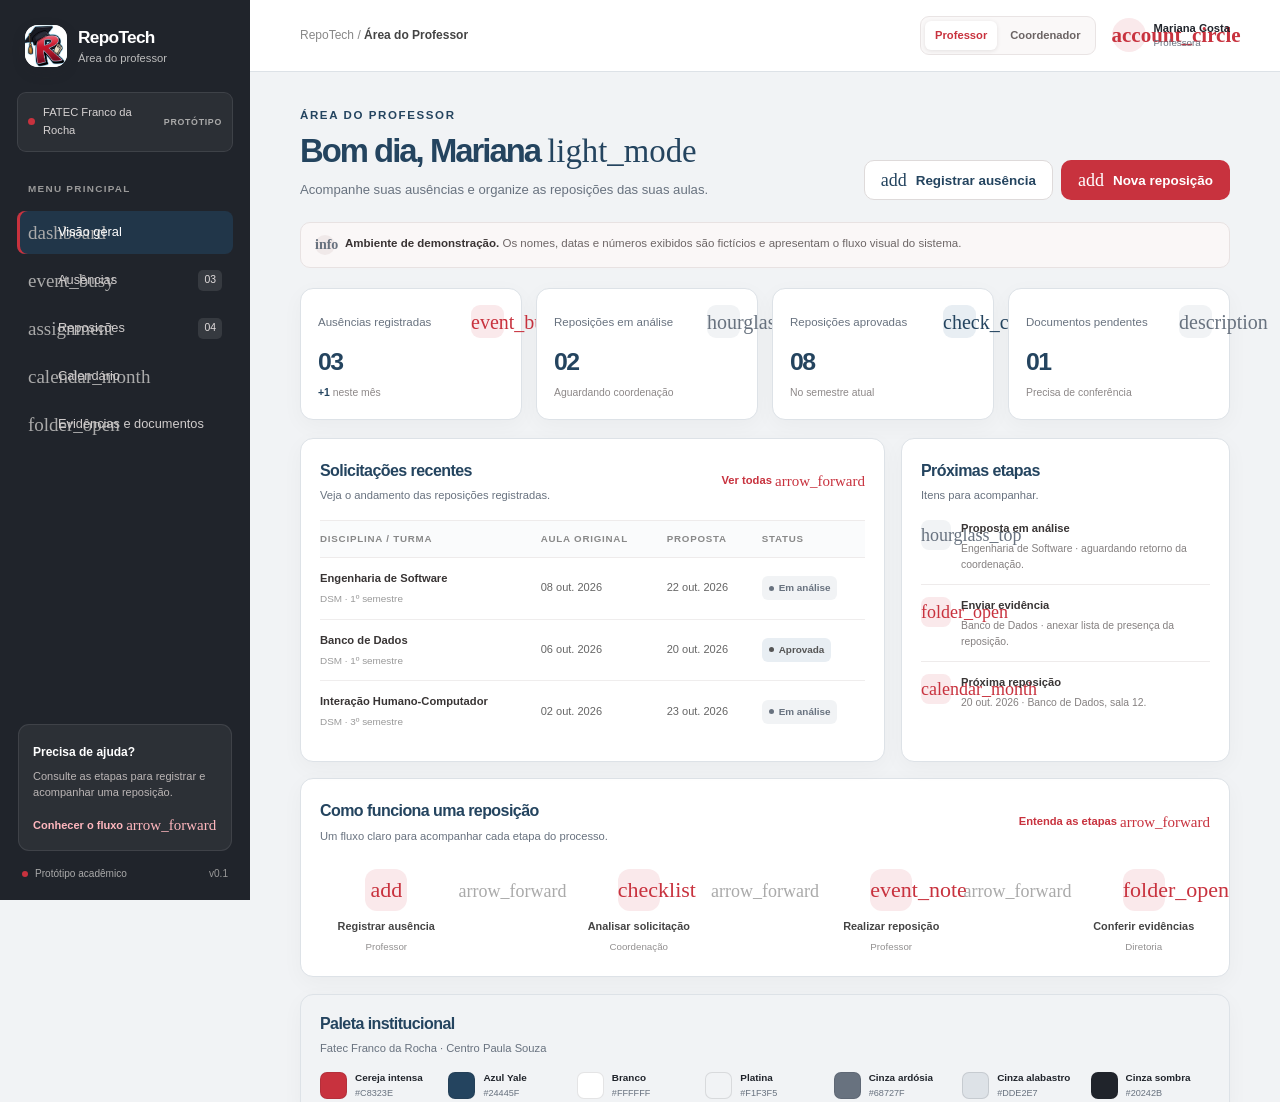
<file: html/index.html>
<!doctype html>
<html lang="pt-BR">
  <head>
    <meta charset="utf-8">
    <meta name="viewport" content="width=device-width, initial-scale=1">
    <meta http-equiv="refresh" content="0; url=professor.html">
    <meta name="theme-color" content="#24445f">
    <link rel="icon" type="image/jpeg" href="../logo_recortada.jpeg">
    <title>
      RepoTech | Área do Professor
    </title>
  </head>
  <body>
    <main>
      <h1>
        RepoTech
      </h1>
      <p>
        <a href="professor.html">Acessar a área do Professor</a>
      </p>
      <p>
        <a href="coordenador.html">Acessar a área do Coordenador</a>
      </p>
    </main>
  </body>
</html>
</file>
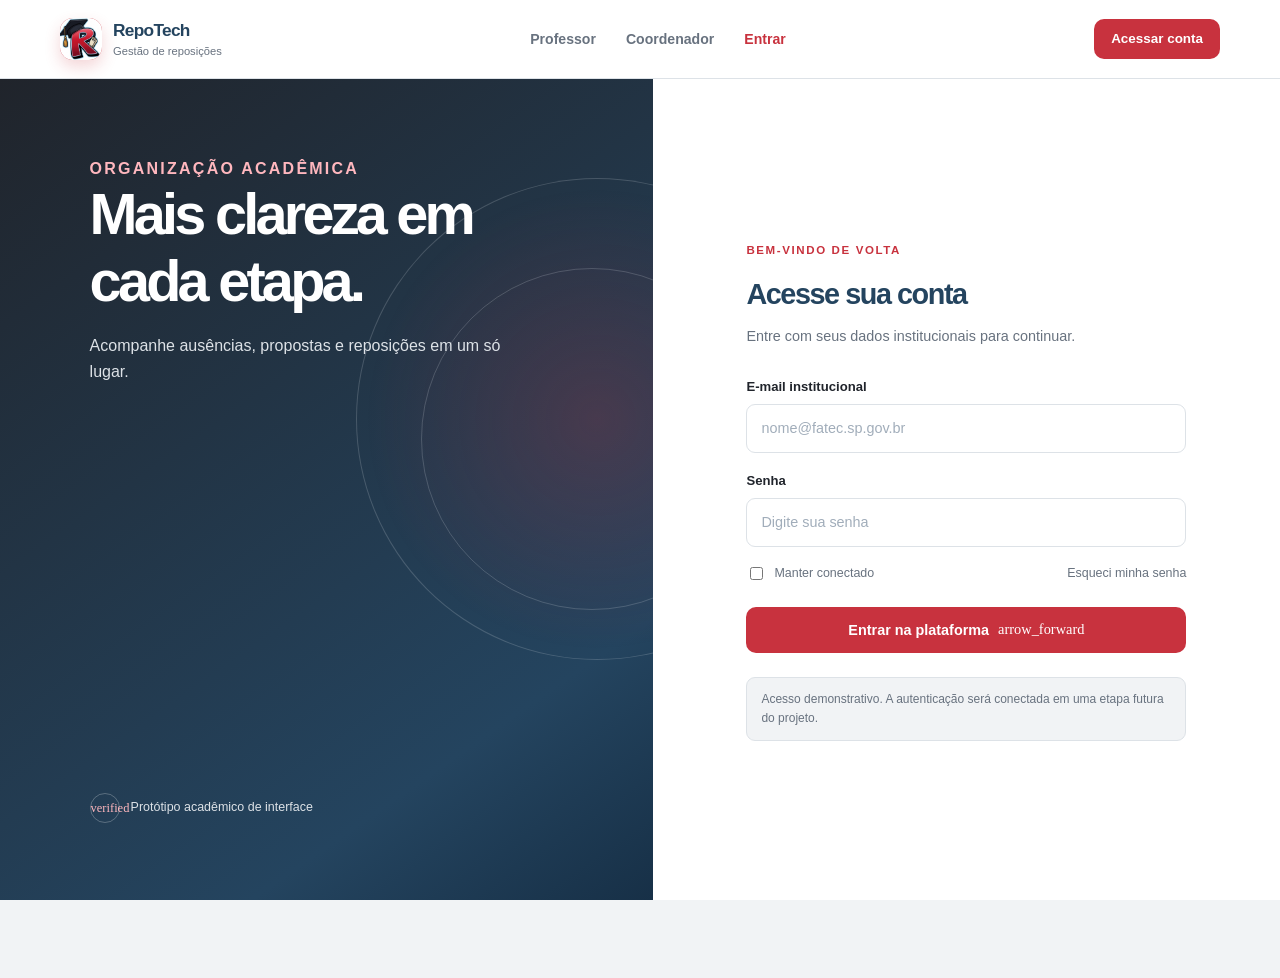
<file: html/cadastro.html>
<!doctype html>
<html lang="pt-BR">
<head>
  <meta charset="utf-8">
  <meta name="viewport" content="width=device-width, initial-scale=1">
  <meta http-equiv="refresh" content="0; url=login.html">
  <meta name="theme-color" content="#24445f">
  
  <title>AulaFlux | Cadastro indisponível</title>
</head>
<body>
  <main>
    <h1>Cadastro indisponível</h1>
    <p>Por enquanto, o AulaFlux está disponível somente para acesso por login.</p>
    <p><a href="login.html">Ir para o login</a></p>
  </main>
</body>
</html>
</file>
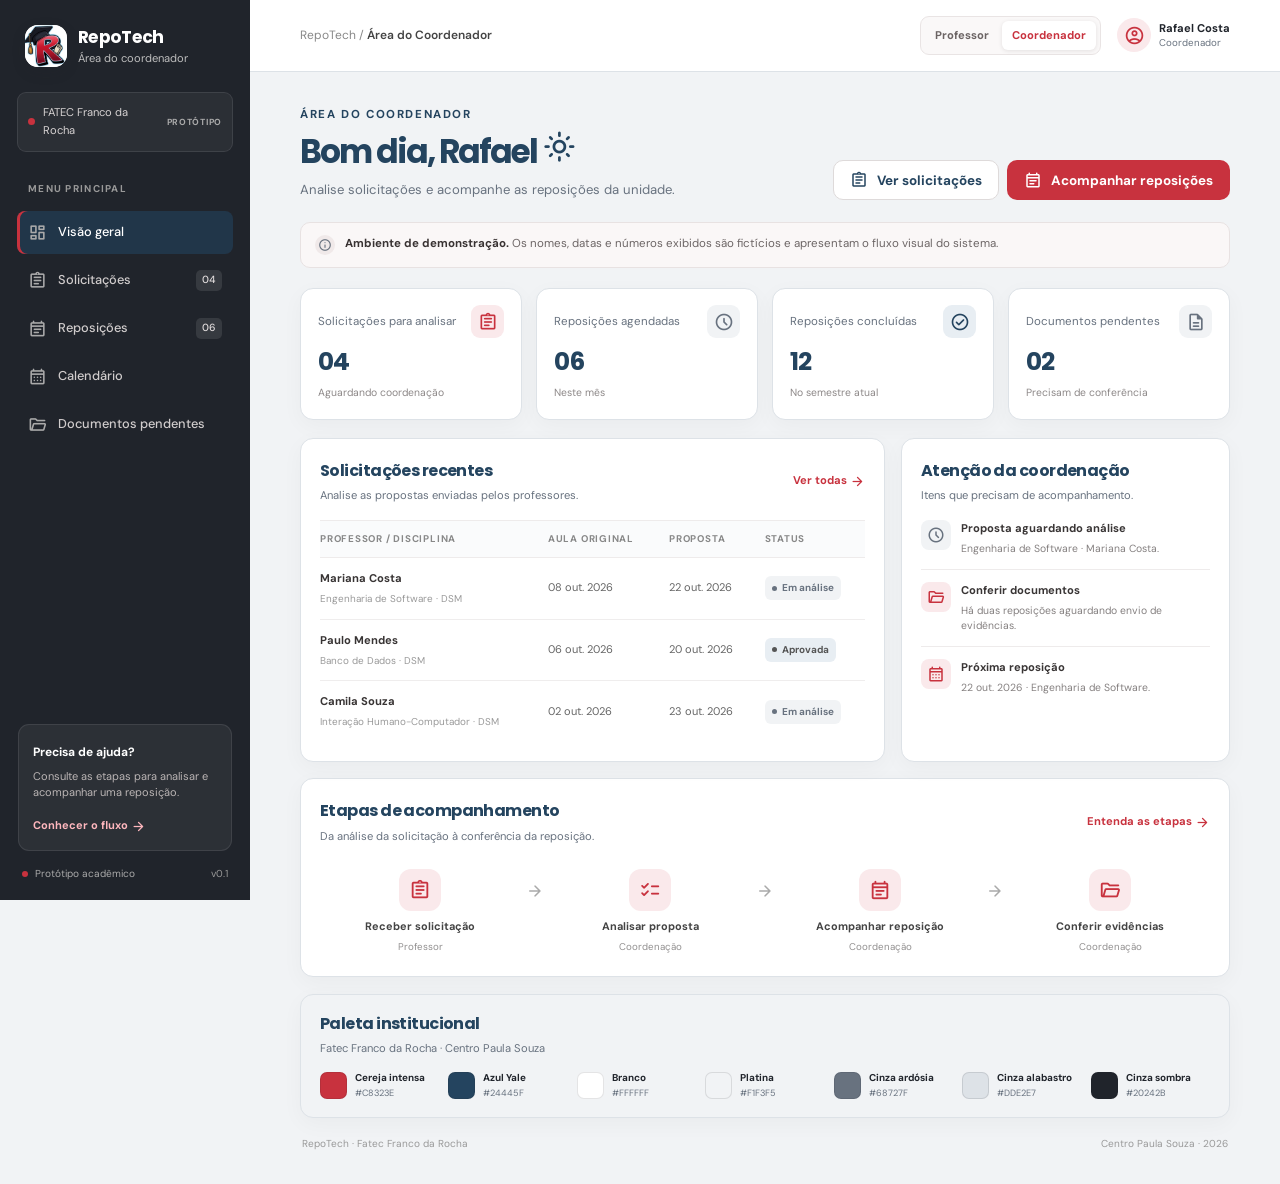
<file: html/coordenador.html>
<!doctype html>
<html lang="pt-BR">
  <head>
    <meta charset="utf-8">
    <meta name="viewport" content="width=device-width, initial-scale=1">
    <meta name="theme-color" content="#24445f">
    <link rel="icon" type="image/jpeg" href="../logo_recortada.jpeg">
    <meta name="description" content="Acompanhe solicitações e reposições acadêmicas da unidade no RepoTech.">
    <title>
      RepoTech | Área do Coordenador
    </title>
    <link rel="stylesheet" href="../css/style.css">
    <link rel="stylesheet" href="../css/index.css">
  </head>
  <body class="dashboard-page">
    <div class="app-layout">
      <aside class="sidebar">
        <a class="brand" href="coordenador.html" aria-label="RepoTech, área do coordenador"><span class="brand-mark">
        <img src="../logo_recortada.jpeg" alt="">
        </span> <span><span class="brand-name">RepoTech</span> <span class="brand-caption">Área do coordenador</span></span></a>
        <div class="unit-tag">
          <span class="unit-dot" aria-hidden="true"></span> FATEC Franco da Rocha <small>PROTÓTIPO</small>
        </div>
        <nav class="side-nav" aria-label="Navegação principal">
          <p class="nav-label">
            MENU PRINCIPAL
          </p>
          <a href="#visao-geral" aria-current="page"><span class="side-icon" aria-hidden="true"><span class="material-symbol">dashboard</span></span> Visão geral</a><a href="#ausencias"><span class="side-icon" aria-hidden="true"><span class="material-symbol">assignment</span></span> Solicitações <span class="nav-count">04</span></a><a href="#reposicoes"><span class="side-icon" aria-hidden="true"><span class="material-symbol">event_note</span></span> Reposições <span class="nav-count">06</span></a><a href="#calendario"><span class="side-icon" aria-hidden="true"><span class="material-symbol">calendar_month</span></span> Calendário</a><a href="#evidencias"><span class="side-icon" aria-hidden="true"><span class="material-symbol">folder_open</span></span> Documentos pendentes</a>
        </nav>
        <div class="sidebar-bottom">
          <div class="help-card">
            <strong>Precisa de ajuda?</strong>
            <p>
              Consulte as etapas para analisar e acompanhar uma reposição.
            </p>
            <a href="#fluxo">Conhecer o fluxo <span class="material-symbol" aria-hidden="true">arrow_forward</span></a>
          </div>
          <div class="sidebar-foot">
            <span class="online-dot" aria-hidden="true"></span> Protótipo acadêmico <span class="version">v0.1</span>
          </div>
        </div>
      </aside>
      <main class="main-area" id="visao-geral">
        <header class="topbar">
          <div class="breadcrumb">
            RepoTech <span aria-hidden="true">/</span> <strong>Área do Coordenador</strong>
          </div>
          <div class="topbar-actions">
            <nav class="role-nav" aria-label="Navegar entre áreas">
              <a href="professor.html">Professor</a><a href="coordenador.html" aria-current="page">Coordenador</a>
            </nav>
            <a class="user-chip" href="login.html" aria-label="Acessar conta"><span class="avatar material-symbol" aria-hidden="true">account_circle</span> <span class="user-chip-copy"><strong>Rafael Costa</strong><small>Coordenador</small></span></a>
          </div>
        </header>
        <div class="page-content">
          <section class="page-heading">
            <div>
              <p class="eyebrow">
                ÁREA DO COORDENADOR
              </p>
              <h1>
                Bom dia, Rafael <span class="material-symbol" aria-hidden="true">light_mode</span>
              </h1>
              <p class="page-subtitle">
                Analise solicitações e acompanhe as reposições da unidade.
              </p>
            </div>
            <div class="heading-actions">
              <a class="button button-secondary button-small" href="#ausencias"><span class="material-symbol" aria-hidden="true">assignment</span> Ver solicitações
            </a><a class="button button-small" href="#reposicoes"><span class="material-symbol" aria-hidden="true">event_note</span>
               Acompanhar reposições</a>
            </div>
          </section>
          <div class="demo-note">
            <span class="note-icon material-symbol" aria-hidden="true">
          info</span> <span><strong>Ambiente de demonstração.</strong>
             Os nomes, datas e números exibidos são fictícios e apresentam o fluxo visual do sistema.
            </span>
          </div>
          <section class="stat-grid" aria-label="Resumo das atividades da coordenação">
            <article class="stat-card" id="ausencias">
              <div class="stat-top">
                <span>Solicitações para analisar</span> <span class="stat-icon material-symbol" aria-hidden="true">assignment</span>
              </div>
              <strong class="stat-value">04</strong><span class="stat-foot">Aguardando coordenação</span>
            </article>
            <article class="stat-card">
              <div class="stat-top">
                <span>Reposições agendadas</span> <span class="stat-icon gold material-symbol" aria-hidden="true">schedule</span>
              </div>
              <strong class="stat-value">06</strong><span class="stat-foot">Neste mês</span>
            </article>
            <article class="stat-card">
              <div class="stat-top">
                <span>Reposições concluídas</span> <span class="stat-icon teal material-symbol" aria-hidden="true">check_circle</span>
              </div>
              <strong class="stat-value">12</strong><span class="stat-foot">No semestre atual</span>
            </article>
            <article class="stat-card">
              <div class="stat-top">
                <span>Documentos pendentes</span> <span class="stat-icon gold material-symbol" aria-hidden="true">description</span>
              </div>
              <strong class="stat-value">02</strong><span class="stat-foot">Precisam de conferência</span>
            </article>
          </section>
          <div class="dashboard-grid">
            <section class="panel" id="reposicoes" aria-labelledby="requests-title">
              <div class="panel-heading">
                <div>
                  <h2 id="requests-title">
                    Solicitações recentes
                  </h2>
                  <p>
                    Analise as propostas enviadas pelos professores.
                  </p>
                </div>
                <a class="panel-link" href="#todas">Ver todas 
                <span class="material-symbol" aria-hidden="true">arrow_forward</span></a>
              </div>
              <div class="table-wrap">
                <table class="data-table">
                  <thead>
                    <tr>
                      <th>
                        Professor / disciplina
                      </th>
                      <th>
                        Aula original
                      </th>
                      <th>
                        Proposta
                      </th>
                      <th>
                        Status
                      </th>
                    </tr>
                  </thead>
                  <tbody id="todas">
                    <tr>
                      <td class="course-cell">
                        <strong>Mariana Costa</strong><small>Engenharia de Software · DSM</small>
                      </td>
                      <td>
                        08 out. 2026
                      </td>
                      <td>
                        22 out. 2026
                      </td>
                      <td>
                        <span class="status-pill">
                      Em análise
                    </span>
                      </td>
                    </tr>
                    <tr>
                      <td class="course-cell">
                        <strong>Paulo Mendes</strong><small>Banco de Dados · DSM</small>
                      </td>
                      <td>
                        06 out. 2026
                      </td>
                      <td>
                        20 out. 2026
                      </td>
                      <td>
                        <span class="status-pill approved">Aprovada</span>
                      </td>
                    </tr>
                    <tr>
                      <td class="course-cell">
                        <strong>Camila Souza</strong><small>Interação Humano-Computador · DSM</small>
                      </td>
                      <td>
                        02 out. 2026
                      </td>
                      <td>
                        23 out. 2026
                      </td>
                      <td>
                        <span class="status-pill">Em análise</span>
                      </td>
                    </tr>
                  </tbody>
                </table>
              </div>
            </section>
            <section class="panel" aria-labelledby="attention-title">
              <div class="panel-heading">
                <div>
                  <h2 id="attention-title">
                    Atenção da coordenação
                  </h2>
                  <p>
                    Itens que precisam de acompanhamento.
                  </p>
                </div>
              </div>
              <div class="attention-list">
                <article class="attention-item">
                  <span class="attention-symbol gold material-symbol" aria-hidden="true">schedule</span>
                  <div class="attention-copy">
                    <strong>Proposta aguardando análise</strong>
                    <p>
                      Engenharia de Software · Mariana Costa.
                    </p>
                  </div>
                </article>
                <article class="attention-item" id="evidencias">
                  <span class="attention-symbol material-symbol" aria-hidden="true">folder_open</span>
                  <div class="attention-copy">
                    <strong>Conferir documentos</strong>
                    <p>
                      Há duas reposições aguardando envio de evidências.
                    </p>
                  </div>
                </article>
                <article class="attention-item" id="calendario">
                  <span class="attention-symbol material-symbol" aria-hidden="true">calendar_month</span>
                  <div class="attention-copy">
                    <strong>Próxima reposição</strong>
                    <p>
                      22 out. 2026 · Engenharia de Software.
                    </p>
                  </div>
                </article>
              </div>
            </section>
          </div>
          <section class="panel process-panel" id="fluxo" aria-labelledby="flow-title">
            <div class="panel-heading">
              <div>
                <h2 id="flow-title">
                  Etapas de acompanhamento
                </h2>
                <p>
                  Da análise da solicitação à conferência da reposição.
                </p>
              </div>
              <a class="panel-link" href="#flow-title">Entenda as etapas 
              <span class="material-symbol" aria-hidden="true">arrow_forward</span></a>
            </div>
            <div class="process-steps">
              <div class="process-step">
                <span class="process-icon material-symbol" aria-hidden="true">
                assignment
              </span> <strong>Receber solicitação</strong><small>Professor</small>
              </div>
              <span class="process-arrow material-symbol" aria-hidden="true">
              arrow_forward
            </span>
              <div class="process-step">
                <span class="process-icon material-symbol" aria-hidden="true">checklist</span> <strong>Analisar proposta</strong><small>Coordenação</small>
              </div>
              <span class="process-arrow material-symbol" aria-hidden="true">arrow_forward</span>
              <div class="process-step">
                <span class="process-icon material-symbol" aria-hidden="true">event_note</span> <strong>Acompanhar reposição</strong><small>Coordenação</small>
              </div>
              <span class="process-arrow material-symbol" aria-hidden="true">arrow_forward</span>
              <div class="process-step">
                <span class="process-icon material-symbol" aria-hidden="true">folder_open</span> <strong>Conferir evidências</strong><small>Coordenação</small>
              </div>
            </div>
          </section>
          <section class="panel palette-panel" aria-labelledby="palette-title">
            <div class="panel-heading">
              <div>
                <h2 id="palette-title">
                  Paleta institucional
                </h2>
                <p>
                  Fatec Franco da Rocha &#183; Centro Paula Souza
                </p>
              </div>
            </div>
            <ul class="palette-list" aria-label="Cores e c&#243;digos da identidade visual">
              <li>
                <span class="palette-swatch cherry" aria-hidden="true"></span> <span><strong>Cereja intensa</strong><small>#C8323E</small></span>
              </li>
              <li>
                <span class="palette-swatch yale" aria-hidden="true"></span> <span><strong>Azul Yale</strong><small>#24445F</small></span>
              </li>
              <li>
                <span class="palette-swatch white" aria-hidden="true"></span> <span><strong>Branco</strong><small>#FFFFFF</small></span>
              </li>
              <li>
                <span class="palette-swatch platinum" aria-hidden="true"></span> <span><strong>Platina</strong><small>#F1F3F5</small></span>
              </li>
              <li>
                <span class="palette-swatch slate" aria-hidden="true"></span> <span><strong>Cinza ard&#243;sia</strong><small>#68727F</small></span>
              </li>
              <li>
                <span class="palette-swatch alabaster" aria-hidden="true"></span> <span><strong>Cinza alabastro</strong><small>#DDE2E7</small></span>
              </li>
              <li>
                <span class="palette-swatch shadow" aria-hidden="true"></span> <span><strong>Cinza sombra</strong><small>#20242B</small></span>
              </li>
            </ul>
          </section>
          <footer class="page-footer">
            <span>RepoTech · Fatec Franco da Rocha</span> <span>Centro Paula Souza · 2026</span>
          </footer>
        </div>
      </main>
    </div>
  </body>
</html>
</file>
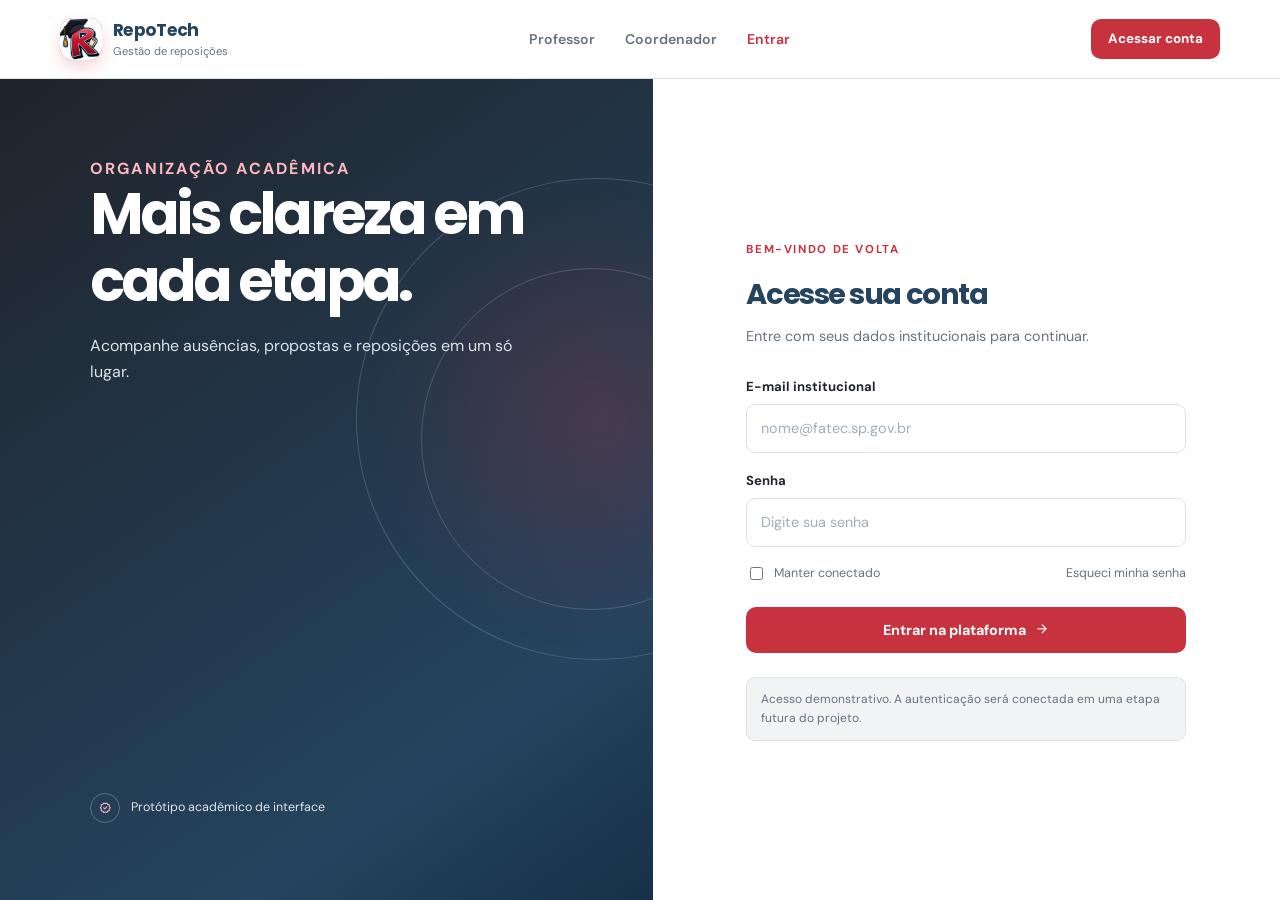
<file: html/login.html>
<!doctype html>
<html lang="pt-BR">
  <head>
    <meta charset="utf-8">
    <meta name="viewport" content="width=device-width, initial-scale=1">
    <meta name="theme-color" content="#24445f">
    <link rel="icon" type="image/jpeg" href="../logo_recortada.jpeg">
    <meta name="description" content="Entre no RepoTech para acompanhar ausências e reposições acadêmicas.">
    <title>
      RepoTech | Entrar
    </title>
    <link rel="stylesheet" href="../css/style.css">
    <link rel="stylesheet" href="../css/login.css">
  </head>
  <body class="auth-page login-page">
    <header class="site-header">
      <div class="shell header-inner">
        <a class="brand" href="professor.html" aria-label="RepoTech, área do professor"><span class="brand-mark">
        <img src="../logo_recortada.jpeg" alt="">
        </span> <span><span class="brand-name">RepoTech</span> <span class="brand-caption">Gestão de reposições</span></span></a>
        <nav class="header-nav" aria-label="Navegação principal">
          <a href="professor.html">Professor</a><a href="coordenador.html">Coordenador</a><a href="#login-title" aria-current="page">Entrar</a>
        </nav>
        <div class="header-actions">
          <a class="button button-small" href="#login-title">Acessar conta</a>
        </div>
      </div>
    </header>
    <main class="auth-main">
      <section class="auth-aside" aria-label="Apresentação do RepoTech">
        <div class="auth-aside-copy">
          <p class="eyebrow">
            ORGANIZAÇÃO ACADÊMICA
          </p>
          <h1>
            Mais clareza em cada etapa.
          </h1>
          <p>
            Acompanhe ausências, propostas e reposições em um só lugar.
          </p>
        </div>
        <div class="auth-aside-foot">
          <span class="material-symbol" aria-hidden="true">verified</span> Protótipo acadêmico de interface
        </div>
      </section>
      <section class="auth-content" aria-labelledby="login-title">
        <div class="auth-card">
          <p class="eyebrow">
            BEM-VINDO DE VOLTA
          </p>
          <h2 id="login-title">
            Acesse sua conta
          </h2>
          <p class="auth-intro">
            Entre com seus dados institucionais para continuar.
          </p>
          <form class="auth-form">
            <div class="form-field">
              <label for="email">
                E-mail institucional
              </label>
              <input id="email" name="email" type="email" placeholder="nome@fatec.sp.gov.br" autocomplete="username" required>
            </div>
            <div class="form-field">
              <label for="password">
                Senha
              </label>
              <input id="password" name="password" type="password" placeholder="Digite sua senha" autocomplete="current-password" required>
            </div>
            <div class="form-options">
              <label class="check-line">
                <input type="checkbox" name="remember">
                Manter conectado
              </label>
              <span>Esqueci minha senha</span>
            </div>
            <button class="button auth-submit" type="button">
              Entrar na plataforma <span class="material-symbol" aria-hidden="true">arrow_forward</span>
            </button>
          </form>
          <p class="auth-demo-note">
            Acesso demonstrativo. A autenticação será conectada em uma etapa futura do projeto.
          </p>
        </div>
      </section>
    </main>
  </body>
</html>
</file>
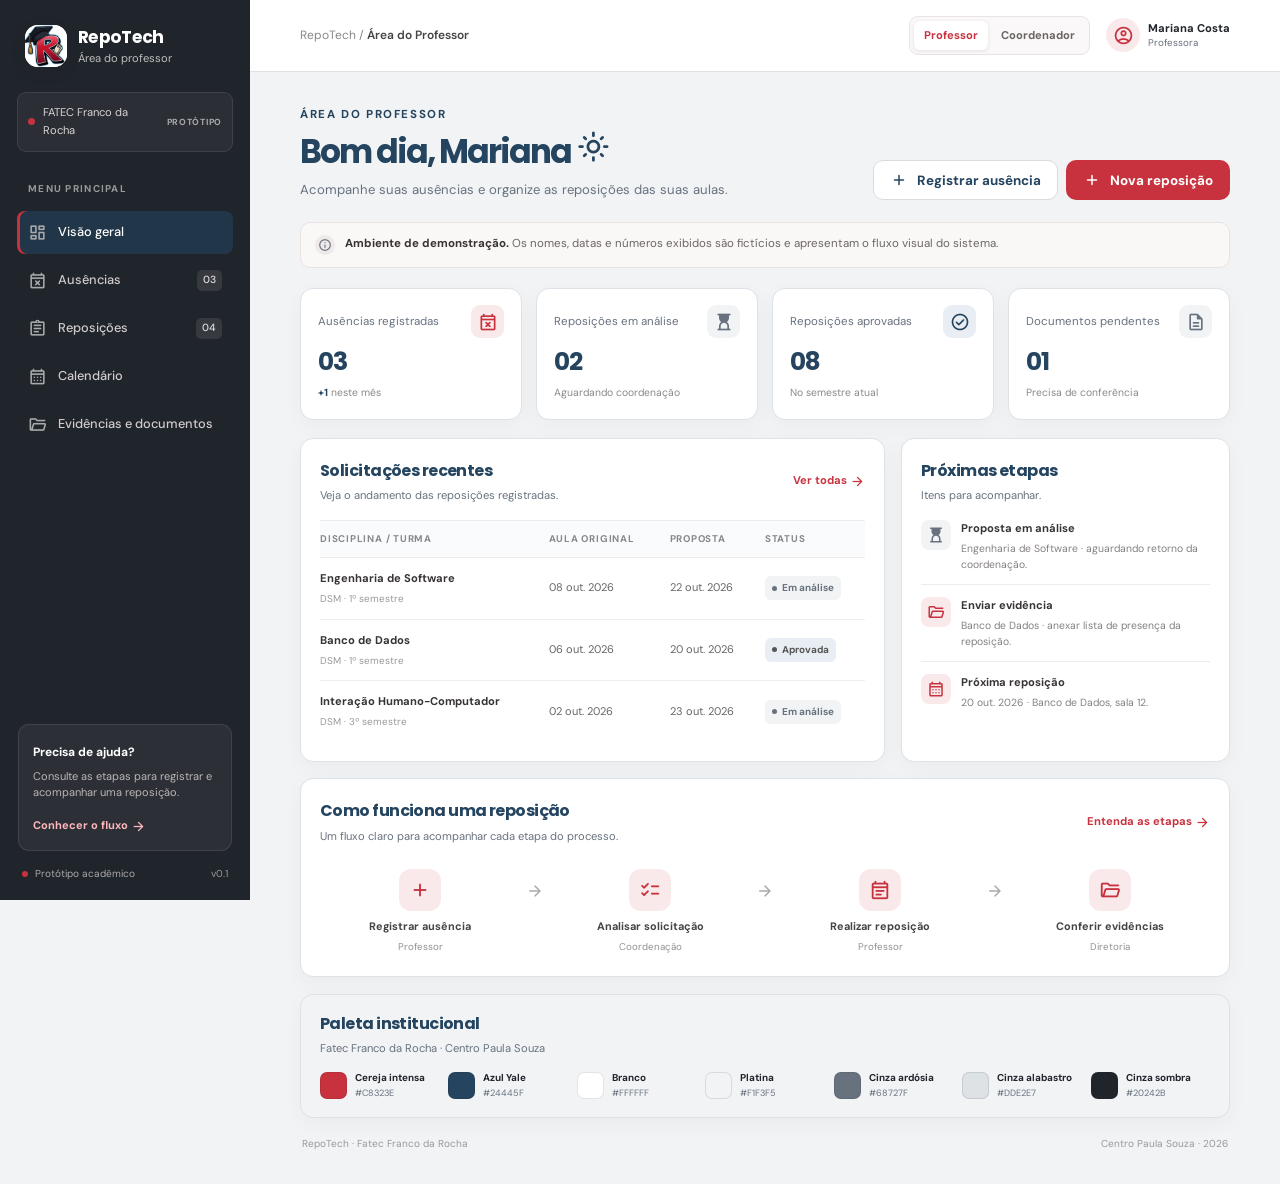
<file: html/professor.html>
<!doctype html>
<html lang="pt-BR">
  <head>
    <meta charset="utf-8">
    <meta name="viewport" content="width=device-width, initial-scale=1">
    <meta name="theme-color" content="#24445f">
    <link rel="icon" type="image/jpeg" href="../logo_recortada.jpeg">
    <meta name="description" content="Acompanhe suas ausências e reposições acadêmicas no RepoTech.">
    <title>
      RepoTech | Área do Professor
    </title>
    <link rel="stylesheet" href="../css/style.css">
    <link rel="stylesheet" href="../css/index.css">
  </head>
  <body class="dashboard-page">
    <div class="app-layout">
      <aside class="sidebar">
        <a class="brand" href="professor.html" aria-label="RepoTech, área do professor"><span class="brand-mark">
        <img src="../logo_recortada.jpeg" alt="">
        </span> <span><span class="brand-name">RepoTech</span> <span class="brand-caption">Área do professor</span></span></a>
        <div class="unit-tag">
          <span class="unit-dot" aria-hidden="true"></span> FATEC Franco da Rocha <small>PROTÓTIPO</small>
        </div>
        <nav class="side-nav" aria-label="Navegação principal">
          <p class="nav-label">
            MENU PRINCIPAL
          </p>
          <a href="#visao-geral" aria-current="page"><span class="side-icon" aria-hidden="true"><span class="material-symbol">dashboard</span></span> Visão geral</a><a href="#ausencias"><span class="side-icon" aria-hidden="true"><span class="material-symbol">event_busy</span></span> Ausências <span class="nav-count">03</span></a><a href="#reposicoes"><span class="side-icon" aria-hidden="true"><span class="material-symbol">assignment</span></span> Reposições <span class="nav-count">04</span></a><a href="#calendario"><span class="side-icon" aria-hidden="true"><span class="material-symbol">calendar_month</span></span> Calendário</a><a href="#evidencias"><span class="side-icon" aria-hidden="true"><span class="material-symbol">folder_open</span></span> Evidências e documentos</a>
        </nav>
        <div class="sidebar-bottom">
          <div class="help-card">
            <strong>Precisa de ajuda?</strong>
            <p>
              Consulte as etapas para registrar e acompanhar uma reposição.
            </p>
            <a href="#fluxo">Conhecer o fluxo <span class="material-symbol" aria-hidden="true">arrow_forward</span></a>
          </div>
          <div class="sidebar-foot">
            <span class="online-dot" aria-hidden="true"></span> Protótipo acadêmico <span class="version">v0.1</span>
          </div>
        </div>
      </aside>
      <main class="main-area" id="visao-geral">
        <header class="topbar">
          <div class="breadcrumb">
            RepoTech <span aria-hidden="true">/</span> <strong>Área do Professor</strong>
          </div>
          <div class="topbar-actions">
            <nav class="role-nav" aria-label="Navegar entre áreas">
              <a href="professor.html" aria-current="page">Professor</a><a href="coordenador.html">Coordenador</a>
            </nav>
            <a class="user-chip" href="login.html" aria-label="Acessar conta"><span class="avatar material-symbol" aria-hidden="true">account_circle</span> <span class="user-chip-copy"><strong>Mariana Costa</strong><small>Professora</small></span></a>
          </div>
        </header>
        <div class="page-content">
          <section class="page-heading">
            <div>
              <p class="eyebrow">
                ÁREA DO PROFESSOR
              </p>
              <h1>
                Bom dia, Mariana <span class="material-symbol" aria-hidden="true">light_mode</span>
              </h1>
              <p class="page-subtitle">
                Acompanhe suas ausências e organize as reposições das suas aulas.
              </p>
            </div>
            <div class="heading-actions">
              <a class="button button-secondary button-small" href="#ausencias"><span class="material-symbol" aria-hidden="true">add</span> Registrar ausência</a><a class="button button-small" href="#reposicoes"><span class="material-symbol" aria-hidden="true">add</span> Nova reposição</a>
            </div>
          </section>
          <div class="demo-note">
            <span class="note-icon material-symbol" aria-hidden="true">info</span> <span><strong>Ambiente de demonstração.</strong> Os nomes, datas e números exibidos são fictícios e apresentam o fluxo visual do sistema.</span>
          </div>
          <section class="stat-grid" aria-label="Resumo das atividades">
            <article class="stat-card" id="ausencias">
              <div class="stat-top">
                <span>Ausências registradas</span> <span class="stat-icon material-symbol" aria-hidden="true">event_busy</span>
              </div>
              <strong class="stat-value">03</strong><span class="stat-foot"><span class="up">+1</span> neste mês</span>
            </article>
            <article class="stat-card">
              <div class="stat-top">
                <span>Reposições em análise</span> <span class="stat-icon gold material-symbol" aria-hidden="true">hourglass_top</span>
              </div>
              <strong class="stat-value">02</strong><span class="stat-foot">Aguardando coordenação</span>
            </article>
            <article class="stat-card">
              <div class="stat-top">
                <span>Reposições aprovadas</span> <span class="stat-icon teal material-symbol" aria-hidden="true">check_circle</span>
              </div>
              <strong class="stat-value">08</strong><span class="stat-foot">No semestre atual</span>
            </article>
            <article class="stat-card">
              <div class="stat-top">
                <span>Documentos pendentes</span> <span class="stat-icon gold material-symbol" aria-hidden="true">description</span>
              </div>
              <strong class="stat-value">01</strong><span class="stat-foot">Precisa de conferência</span>
            </article>
          </section>
          <div class="dashboard-grid">
            <section class="panel" id="reposicoes" aria-labelledby="requests-title">
              <div class="panel-heading">
                <div>
                  <h2 id="requests-title">
                    Solicitações recentes
                  </h2>
                  <p>
                    Veja o andamento das reposições registradas.
                  </p>
                </div>
                <a class="panel-link" href="#todas">Ver todas <span class="material-symbol" aria-hidden="true">arrow_forward</span></a>
              </div>
              <div class="table-wrap">
                <table class="data-table">
                  <thead>
                    <tr>
                      <th>
                        Disciplina / turma
                      </th>
                      <th>
                        Aula original
                      </th>
                      <th>
                        Proposta
                      </th>
                      <th>
                        Status
                      </th>
                    </tr>
                  </thead>
                  <tbody id="todas">
                    <tr>
                      <td class="course-cell">
                        <strong>Engenharia de Software</strong><small>DSM · 1º semestre</small>
                      </td>
                      <td>
                        08 out. 2026
                      </td>
                      <td>
                        22 out. 2026
                      </td>
                      <td>
                        <span class="status-pill">Em análise</span>
                      </td>
                    </tr>
                    <tr>
                      <td class="course-cell">
                        <strong>Banco de Dados</strong><small>DSM · 1º semestre</small>
                      </td>
                      <td>
                        06 out. 2026
                      </td>
                      <td>
                        20 out. 2026
                      </td>
                      <td>
                        <span class="status-pill approved">Aprovada</span>
                      </td>
                    </tr>
                    <tr>
                      <td class="course-cell">
                        <strong>Interação Humano-Computador</strong><small>DSM · 3º semestre</small>
                      </td>
                      <td>
                        02 out. 2026
                      </td>
                      <td>
                        23 out. 2026
                      </td>
                      <td>
                        <span class="status-pill">Em análise</span>
                      </td>
                    </tr>
                  </tbody>
                </table>
              </div>
            </section>
            <section class="panel" aria-labelledby="attention-title">
              <div class="panel-heading">
                <div>
                  <h2 id="attention-title">
                    Próximas etapas
                  </h2>
                  <p>
                    Itens para acompanhar.
                  </p>
                </div>
              </div>
              <div class="attention-list">
                <article class="attention-item">
                  <span class="attention-symbol gold material-symbol" aria-hidden="true">hourglass_top</span>
                  <div class="attention-copy">
                    <strong>Proposta em análise</strong>
                    <p>
                      Engenharia de Software · aguardando retorno da coordenação.
                    </p>
                  </div>
                </article>
                <article class="attention-item" id="evidencias">
                  <span class="attention-symbol material-symbol" aria-hidden="true">folder_open</span>
                  <div class="attention-copy">
                    <strong>Enviar evidência</strong>
                    <p>
                      Banco de Dados · anexar lista de presença da reposição.
                    </p>
                  </div>
                </article>
                <article class="attention-item" id="calendario">
                  <span class="attention-symbol material-symbol" aria-hidden="true">calendar_month</span>
                  <div class="attention-copy">
                    <strong>Próxima reposição</strong>
                    <p>
                      20 out. 2026 · Banco de Dados, sala 12.
                    </p>
                  </div>
                </article>
              </div>
            </section>
          </div>
          <section class="panel process-panel" id="fluxo" aria-labelledby="flow-title">
            <div class="panel-heading">
              <div>
                <h2 id="flow-title">
                  Como funciona uma reposição
                </h2>
                <p>
                  Um fluxo claro para acompanhar cada etapa do processo.
                </p>
              </div>
              <a class="panel-link" href="#flow-title">Entenda as etapas <span class="material-symbol" aria-hidden="true">arrow_forward</span></a>
            </div>
            <div class="process-steps">
              <div class="process-step">
                <span class="process-icon material-symbol" aria-hidden="true">add</span> <strong>Registrar ausência</strong><small>Professor</small>
              </div>
              <span class="process-arrow material-symbol" aria-hidden="true">arrow_forward</span>
              <div class="process-step">
                <span class="process-icon material-symbol" aria-hidden="true">checklist</span>
                 <strong>Analisar solicitação</strong>
                 <small>Coordenação</small>
              </div>
              <span class="process-arrow material-symbol" aria-hidden="true">arrow_forward</span>
              <div class="process-step">
                <span class="process-icon material-symbol" aria-hidden="true">event_note</span> <strong>Realizar reposição</strong><small>Professor</small>
              </div>
              <span class="process-arrow material-symbol" aria-hidden="true">arrow_forward</span>
              <div class="process-step">
                <span class="process-icon material-symbol" aria-hidden="true">folder_open</span> <strong>Conferir evidências</strong><small>Diretoria</small>
              </div>
            </div>
          </section>
          <section class="panel palette-panel" aria-labelledby="palette-title">
            <div class="panel-heading">
              <div>
                <h2 id="palette-title">
                  Paleta institucional
                </h2>
                <p>
                  Fatec Franco da Rocha · Centro Paula Souza
                </p>
              </div>
            </div>
            <ul class="palette-list" aria-label="Cores e códigos da identidade visual">
              <li>
                <span class="palette-swatch cherry" aria-hidden="true"></span> <span><strong>Cereja intensa</strong><small>#C8323E</small></span>
              </li>
              <li>
                <span class="palette-swatch yale" aria-hidden="true"></span> <span><strong>Azul Yale</strong><small>#24445F</small></span>
              </li>
              <li>
                <span class="palette-swatch white" aria-hidden="true"></span> <span><strong>Branco</strong><small>#FFFFFF</small></span>
              </li>
              <li>
                <span class="palette-swatch platinum" aria-hidden="true"></span> <span><strong>Platina</strong><small>#F1F3F5</small></span>
              </li>
              <li>
                <span class="palette-swatch slate" aria-hidden="true"></span> <span><strong>Cinza ardósia</strong><small>#68727F</small></span>
              </li>
              <li>
                <span class="palette-swatch alabaster" aria-hidden="true"></span> <span><strong>Cinza alabastro</strong><small>#DDE2E7</small></span>
              </li>
              <li>
                <span class="palette-swatch shadow" aria-hidden="true"></span> <span><strong>Cinza sombra</strong><small>#20242B</small></span>
              </li>
            </ul>
          </section>
          <footer class="page-footer">
            <span>RepoTech · Fatec Franco da Rocha</span> <span>Centro Paula Souza · 2026</span>
          </footer>
        </div>
      </main>
    </div>
  </body>
</html>
</file>
<file: css/style.css>
@import url('https://fonts.googleapis.com/css2?family=DM+Sans:wght@400;500;600;700&family=Poppins:wght@400;500;600;700;800&display=swap');
@import url('https://fonts.googleapis.com/css2?family=Material+Symbols+Rounded&icon_names=account_circle,add,arrow_forward,assignment,calendar_month,check_circle,checklist,dashboard,description,event_busy,event_note,folder_open,help,hourglass_top,info,light_mode,schedule,verified&display=block');

:root {
  color-scheme: light;
  /* Paleta institucional: Cereja intensa, Azul Yale, Branco, Platina,
     Cinza ardósia, Cinza alabastro e Cinza sombra. */
  --cereja-intensa: #c8323e;
  --azul-yale: #24445f;
  --branco: #ffffff;
  --platina: #f1f3f5;
  --cinza-ardosia: #68727f;
  --cinza-alabastro: #dde2e7;
  --cinza-sombra: #20242b;
  --ink: var(--cinza-sombra);
  --ink-soft: var(--cinza-ardosia);
  --muted: #68727f;
  --line: var(--cinza-alabastro);
  --surface: var(--branco);
  --page: var(--platina);
  --navy: var(--azul-yale);
  --navy-light: var(--cinza-sombra);
  --blue: var(--cereja-intensa);
  --blue-dark: #a92733;
  --blue-pale: #fae9eb;
  --teal: var(--azul-yale);
  --teal-pale: #e8eef3;
  --gold: var(--cinza-ardosia);
  --gold-pale: var(--platina);
  --shadow: 0 16px 42px rgba(32, 24, 24, .08);
  --radius: 18px;
}

* { box-sizing: border-box; }
html { scroll-behavior: smooth; }
body {
  min-width: 320px;
  margin: 0;
  color: var(--ink);
  background: var(--page);
  font-family: 'DM Sans', sans-serif;
  font-size: 15px;
  line-height: 1.6;
  -webkit-font-smoothing: antialiased;
}
body, button, input, select { font-family: 'DM Sans', sans-serif; }
button, a, input { -webkit-tap-highlight-color: transparent; }
a { color: inherit; }
button:focus-visible, a:focus-visible, input:focus-visible, select:focus-visible {
  outline: 3px solid rgba(200, 50, 62, .45);
  outline-offset: 3px;
}
.display-font, h1, h2, h3, .brand-name { font-family: 'Poppins', sans-serif; }
.material-symbol {
  display: inline-block;
  font-family: 'Material Symbols Rounded';
  font-style: normal;
  font-weight: 400;
  line-height: 1;
  white-space: nowrap;
  direction: ltr;
  letter-spacing: normal;
  text-transform: none;
  word-wrap: normal;
  -webkit-font-smoothing: antialiased;
  font-feature-settings: 'liga';
  font-variation-settings: 'FILL' 0, 'wght' 400, 'GRAD' 0, 'opsz' 24;
}
.shell { width: min(1160px, calc(100% - 48px)); margin-inline: auto; }
.eyebrow {
  margin: 0 0 12px;
  color: var(--teal);
  font-size: .72rem;
  font-weight: 700;
  letter-spacing: .14em;
  text-transform: uppercase;
}
.button {
  display: inline-flex;
  min-height: 46px;
  align-items: center;
  justify-content: center;
  gap: 9px;
  padding: 0 20px;
  border: 1px solid transparent;
  border-radius: 10px;
  background: var(--blue);
  color: #fff;
  font-size: .9rem;
  font-weight: 700;
  text-decoration: none;
  transition: background .18s ease, transform .18s ease, box-shadow .18s ease;
}
.button:hover { transform: translateY(-1px); background: var(--blue-dark); box-shadow: 0 8px 18px rgba(169,24,38,.18); }
.button-secondary { border-color: #dedada; background: #fff; color: var(--navy); }
.button-secondary:hover { background: var(--blue-pale); }
.button-small { min-height: 40px; padding-inline: 16px; font-size: .84rem; }
.brand { display: inline-flex; align-items: center; gap: 11px; text-decoration: none; }
.brand-mark {
  display: grid;
  width: 42px;
  height: 42px;
  place-items: center;
  border-radius: 13px;
  overflow: hidden;
  background: var(--branco);
  box-shadow: 0 5px 14px rgba(32, 36, 43, .15);
}
.brand-mark img {
  display: block;
  width: 100%;
  height: 100%;
  object-fit: cover;
}
.brand-name { display: block; color: var(--navy); font-size: 1.08rem; font-weight: 700; letter-spacing: -.04em; line-height: 1.2; }
.brand-caption { display: block; margin-top: 3px; color: var(--muted); font-size: .7rem; line-height: 1.3; }

/* Shared red, white, and charcoal palette. */
.site-header { position: relative; z-index: 2; border-bottom: 1px solid rgba(232,226,226,.9); background: rgba(255,255,255,.93); }
.header-inner { display: flex; min-height: 78px; align-items: center; justify-content: space-between; gap: 24px; }
.header-nav { display: flex; align-items: center; gap: 30px; }
.header-nav a { color: var(--ink-soft); font-size: .88rem; font-weight: 600; text-decoration: none; }
.header-nav a:hover, .header-nav a[aria-current="page"] { color: var(--blue); }
.header-actions { display: flex; align-items: center; gap: 10px; }
.site-footer { padding: 24px 0; border-top: 1px solid var(--line); color: var(--muted); font-size: .78rem; }
.site-footer-inner { display: flex; justify-content: space-between; gap: 18px; }

/* Static sign-in form. */
.auth-page { min-height: 100vh; background: var(--page); }
.auth-main { display: grid; min-height: calc(100vh - 79px); grid-template-columns: minmax(0, 1.02fr) minmax(380px, .98fr); }
.auth-aside {
  position: relative;
  display: flex;
  min-height: 620px;
  flex-direction: column;
  justify-content: space-between;
  overflow: hidden;
  padding: clamp(38px, 6vw, 82px) clamp(32px, 7vw, 100px);
  background: linear-gradient(150deg, var(--cinza-sombra) 0%, var(--azul-yale) 74%, #173047 100%);
  color: #fff;
}
.auth-aside:before, .auth-aside:after { position: absolute; border: 1px solid rgba(255,255,255,.12); border-radius: 50%; content: ''; pointer-events: none; }
.auth-aside:before { width: 480px; height: 480px; right: -185px; top: 12%; }
.auth-aside:after { width: 340px; height: 340px; right: -110px; top: 23%; }
.auth-aside .brand-name { color: #fff; }
.auth-aside .brand-caption { color: #c9c5c5; }
.auth-aside-copy, .auth-aside-foot { position: relative; z-index: 1; max-width: 460px; }
.auth-aside-copy h1 { max-width: 520px; margin: 0 0 18px; font-size: clamp(2.25rem, 4.5vw, 3.65rem); line-height: 1.16; letter-spacing: -.065em; }
.auth-aside-copy p { max-width: 430px; margin: 0; color: #d4d0d0; font-size: 1rem; }
.auth-aside-foot { display: flex; align-items: center; gap: 11px; color: #c9c5c5; font-size: .78rem; }
.auth-aside-foot span { display: grid; width: 30px; height: 30px; place-items: center; border: 1px solid rgba(255,255,255,.25); border-radius: 50%; color: #ff858d; }
.auth-content { display: grid; align-items: center; justify-items: center; padding: 54px 36px; }
.auth-card { width: min(100%, 440px); }
.auth-card h2 { margin: 0 0 7px; color: var(--navy); font-size: 1.8rem; letter-spacing: -.05em; }
.auth-intro { margin: 0 0 28px; color: var(--muted); font-size: .9rem; }
.auth-form { display: grid; gap: 17px; }
.form-field { display: grid; gap: 7px; }
.form-field label { color: #353535; font-size: .82rem; font-weight: 700; }
.form-field input, .form-field select {
  width: 100%; min-height: 49px; padding: 0 14px; border: 1px solid #dedada; border-radius: 9px;
  background: #fff; color: var(--ink); font-size: .9rem;
}
.form-field input::placeholder { color: #a1adba; }
.form-field input:focus, .form-field select:focus { border-color: var(--cereja-intensa); outline: 3px solid rgba(200,50,62,.13); }
.form-hint { margin: -2px 0 0; color: var(--muted); font-size: .75rem; }
.form-options { display: flex; align-items: center; justify-content: space-between; gap: 12px; color: var(--ink-soft); font-size: .78rem; }
.check-line { display: inline-flex; align-items: center; gap: 8px; }
.check-line input { accent-color: var(--blue); }
.form-options a, .auth-switch a { color: var(--blue); font-weight: 700; text-decoration: none; }
.form-options a:hover, .auth-switch a:hover { text-decoration: underline; }
.auth-submit { width: 100%; margin-top: 3px; }
.auth-switch { margin: 22px 0 0; color: var(--ink-soft); text-align: center; font-size: .84rem; }
.auth-demo-note { margin: 24px 0 0; padding: 12px 14px; border: 1px solid #e8e2e2; border-radius: 9px; background: #faf7f7; color: #6d6666; font-size: .75rem; }
</file>
<file: css/index.css>
.dashboard-page {
  background: var(--page);
}

/* Navegacao lateral */
.app-layout {
  display: grid;
  min-height: 100vh;
  grid-template-columns: 250px minmax(0, 1fr);
}

.sidebar {
  position: sticky;
  top: 0;
  display: flex;
  height: 100vh;
  flex-direction: column;
  padding: 25px 17px 18px;
  background: var(--cinza-sombra);
  color: #fff;
}

.sidebar .brand {
  padding: 0 8px 25px;
}

.sidebar .brand-name {
  color: #fff;
}

.sidebar .brand-caption {
  color: #bdbdbd;
}

.unit-tag {
  display: flex;
  align-items: center;
  gap: 8px;
  margin-bottom: 29px;
  padding: 11px 10px;
  border: 1px solid rgba(255, 255, 255, .09);
  border-radius: 9px;
  background: rgba(255, 255, 255, .05);
  color: #d6d2d2;
  font-size: .7rem;
}

.unit-dot {
  width: 7px;
  height: 7px;
  flex: 0 0 auto;
  border-radius: 50%;
  background: var(--cereja-intensa);
}

.unit-tag small {
  margin-left: auto;
  color: #aaa;
  font-size: .55rem;
  font-weight: 700;
  letter-spacing: .08em;
}

.nav-label {
  margin: 0 0 9px;
  padding: 0 11px;
  color: #999;
  font-size: .62rem;
  font-weight: 700;
  letter-spacing: .13em;
}

.side-nav {
  display: grid;
  gap: 5px;
}

.side-nav a {
  display: flex;
  min-height: 43px;
  align-items: center;
  gap: 12px;
  padding: 0 11px;
  border-radius: 8px;
  color: #d0cccc;
  font-size: .8rem;
  font-weight: 500;
  text-decoration: none;
}

.side-nav a:hover,
.side-nav a[aria-current="page"] {
  background: rgba(36, 68, 95, .58);
  color: #fff;
}

.side-nav a[aria-current="page"] {
  box-shadow: inset 3px 0 var(--cereja-intensa);
}

.side-icon {
  display: grid;
  width: 18px;
  height: 18px;
  place-items: center;
  color: #aaa;
  font-size: 1rem;
}

.side-icon .material-symbol {
  font-size: 19px;
}

.nav-count {
  margin-left: auto;
  padding: 2px 6px;
  border-radius: 5px;
  background: rgba(255, 255, 255, .1);
  color: #e2dddd;
  font-size: .65rem;
}

.sidebar-bottom {
  margin-top: auto;
}

.help-card {
  margin: 22px 1px 15px;
  padding: 14px;
  border: 1px solid rgba(255, 255, 255, .09);
  border-radius: 11px;
  background: rgba(255, 255, 255, .055);
}

.help-card strong {
  font-size: .75rem;
}

.help-card p {
  margin: 5px 0 11px;
  color: #bbb5b5;
  font-size: .69rem;
  line-height: 1.5;
}

.help-card a {
  color: #ffb7be;
  font-size: .69rem;
  font-weight: 700;
  text-decoration: none;
}

.help-card a .material-symbol,
.panel-link .material-symbol {
  font-size: 15px;
  vertical-align: middle;
}

.heading-actions .material-symbol {
  font-size: 18px;
  vertical-align: middle;
}

.sidebar-foot {
  display: flex;
  align-items: center;
  gap: 7px;
  padding: 0 5px;
  color: #aaa;
  font-size: .63rem;
}

.online-dot {
  width: 6px;
  height: 6px;
  border-radius: 50%;
  background: var(--cereja-intensa);
}

.version {
  margin-left: auto;
  color: #999;
}

/* Barra superior e navegacao de conta */
.main-area {
  min-width: 0;
}

.topbar {
  position: sticky;
  top: 0;
  z-index: 2;
  display: flex;
  min-height: 72px;
  align-items: center;
  justify-content: space-between;
  gap: 16px;
  padding: 0 clamp(22px, 4vw, 50px);
  border-bottom: 1px solid var(--line);
  background: rgba(255, 255, 255, .94);
  backdrop-filter: blur(12px);
}

.breadcrumb {
  color: #888;
  font-size: .75rem;
}

.breadcrumb strong {
  color: #444;
  font-weight: 600;
}

.topbar-actions {
  display: flex;
  align-items: center;
  gap: 10px;
}

.role-nav {
  display: inline-flex;
  align-items: center;
  gap: 3px;
  padding: 4px;
  border: 1px solid #e9e4e4;
  border-radius: 9px;
  background: #faf8f8;
}

.role-nav a {
  padding: 6px 10px;
  border-radius: 6px;
  color: #6b6464;
  font-size: .7rem;
  font-weight: 700;
  text-decoration: none;
}

.role-nav a:hover,
.role-nav a[aria-current="page"] {
  background: #fff;
  color: var(--cereja-intensa);
  box-shadow: 0 1px 4px rgba(32, 24, 24, .1);
}

.user-chip {
  display: flex;
  align-items: center;
  gap: 8px;
  margin-left: 6px;
  text-decoration: none;
}

.avatar {
  display: grid;
  width: 34px;
  height: 34px;
  place-items: center;
  border-radius: 50%;
  background: var(--blue-pale);
  color: var(--cereja-intensa);
  font-size: .72rem;
  font-weight: 700;
}

.avatar.material-symbol {
  font-size: 21px;
}

.user-chip-copy strong,
.user-chip-copy small {
  display: block;
  line-height: 1.35;
}

.user-chip-copy strong {
  color: var(--ink);
  font-size: .7rem;
}

.user-chip-copy small {
  color: var(--muted);
  font-size: .61rem;
}

/* Cabecalhos e conteudo do painel */
.page-content {
  width: min(1440px, 100%);
  margin: 0 auto;
  padding: 34px clamp(22px, 4vw, 50px) 22px;
}

.page-heading {
  display: flex;
  align-items: flex-end;
  justify-content: space-between;
  gap: 20px;
  margin-bottom: 22px;
}

.page-heading .eyebrow {
  margin-bottom: 7px;
}

.page-heading h1 {
  margin: 0;
  color: var(--navy);
  font-size: clamp(1.7rem, 3vw, 2.05rem);
  letter-spacing: -.06em;
  line-height: 1.25;
}

.page-subtitle {
  margin: 7px 0 0;
  color: var(--muted);
  font-size: .82rem;
}

.heading-actions {
  display: flex;
  flex-wrap: wrap;
  gap: 8px;
}

.demo-note {
  display: flex;
  align-items: flex-start;
  gap: 10px;
  margin-bottom: 20px;
  padding: 12px 14px;
  border: 1px solid #e8e2e2;
  border-radius: 10px;
  background: #faf7f7;
  color: #6d6666;
  font-size: .72rem;
  line-height: 1.55;
}

.demo-note strong {
  color: #393333;
}

.note-icon {
  display: grid;
  width: 20px;
  height: 20px;
  flex: 0 0 auto;
  place-items: center;
  border-radius: 50%;
  background: #f0e9e9;
  color: var(--cinza-ardosia);
  font-size: .73rem;
  font-weight: 700;
}

.note-icon.material-symbol {
  font-size: 14px;
}

/* Cartoes de resumo */
.stat-grid {
  display: grid;
  grid-template-columns: repeat(4, minmax(0, 1fr));
  gap: 14px;
  margin-bottom: 18px;
}

.stat-card,
.panel {
  border: 1px solid var(--line);
  border-radius: 13px;
  background: #fff;
  box-shadow: 0 6px 22px rgba(32, 24, 24, .035);
}

.stat-card {
  padding: 16px 17px;
}

.stat-top {
  display: flex;
  align-items: center;
  justify-content: space-between;
  gap: 8px;
  color: var(--ink-soft);
  font-size: .72rem;
}

.stat-icon {
  display: grid;
  width: 33px;
  height: 33px;
  place-items: center;
  border-radius: 9px;
  background: var(--blue-pale);
  color: var(--blue);
  font-size: 20px;
}

.stat-icon.teal {
  background: var(--teal-pale);
  color: var(--teal);
}

.stat-icon.gold {
  background: var(--gold-pale);
  color: var(--gold);
}

.stat-value {
  display: block;
  margin-top: 8px;
  color: var(--navy);
  font: 700 1.55rem/1.3 'Poppins', sans-serif;
  letter-spacing: -.06em;
}

.stat-foot {
  color: #8d8888;
  font-size: .65rem;
}

.stat-foot .up {
  color: var(--teal);
  font-weight: 700;
}

/* Solicitacoes, avisos e tabela */
.dashboard-grid {
  display: grid;
  grid-template-columns: minmax(0, 1.6fr) minmax(260px, .9fr);
  gap: 16px;
  margin-bottom: 16px;
}

.panel {
  min-width: 0;
  padding: 19px;
}

.panel-heading {
  display: flex;
  align-items: center;
  justify-content: space-between;
  gap: 14px;
  margin-bottom: 15px;
}

.panel-heading h2 {
  margin: 0;
  color: var(--navy);
  font-size: 1rem;
  letter-spacing: -.035em;
}

.panel-heading p {
  margin: 4px 0 0;
  color: var(--muted);
  font-size: .7rem;
}

.panel-link {
  flex: 0 0 auto;
  color: var(--blue);
  font-size: .7rem;
  font-weight: 700;
  text-decoration: none;
}

.panel-link:hover {
  text-decoration: underline;
}

.table-wrap {
  overflow-x: auto;
}

.data-table {
  width: 100%;
  border-collapse: collapse;
  text-align: left;
  white-space: nowrap;
}

.data-table th {
  padding: 10px 9px;
  border-block: 1px solid #eeebeb;
  background: #fafbfc;
  color: #888;
  font-size: .61rem;
  font-weight: 700;
  letter-spacing: .08em;
  text-transform: uppercase;
}

.data-table th:first-child,
.data-table td:first-child {
  padding-left: 0;
}

.data-table td {
  padding: 12px 9px;
  border-bottom: 1px solid #efeded;
  color: #666;
  font-size: .69rem;
}

.data-table tbody tr:last-child td {
  border-bottom: 0;
}

.course-cell strong,
.course-cell small {
  display: block;
  white-space: normal;
}

.course-cell strong {
  max-width: 220px;
  color: #383434;
  font-size: .7rem;
}

.course-cell small {
  margin-top: 3px;
  color: #999;
  font-size: .62rem;
}

.status-pill {
  display: inline-flex;
  align-items: center;
  gap: 5px;
  padding: 4px 7px;
  border-radius: 6px;
  background: var(--gold-pale);
  color: var(--cinza-ardosia);
  font-size: .62rem;
  font-weight: 700;
}

.status-pill:before {
  width: 5px;
  height: 5px;
  border-radius: 50%;
  background: currentColor;
  content: '';
}

.status-pill.approved {
  background: var(--teal-pale);
  color: #555;
}

.attention-list {
  display: grid;
}

.attention-item {
  display: flex;
  gap: 10px;
  padding: 12px 0;
  border-bottom: 1px solid #eeebeb;
}

.attention-item:first-child {
  padding-top: 0;
}

.attention-item:last-child {
  border-bottom: 0;
}

.attention-symbol {
  display: grid;
  width: 30px;
  height: 30px;
  flex: 0 0 auto;
  place-items: center;
  border-radius: 8px;
  background: var(--blue-pale);
  color: var(--blue);
  font-size: 18px;
}

.attention-symbol.gold {
  background: var(--gold-pale);
  color: var(--gold);
}

.attention-copy strong {
  display: block;
  color: #393535;
  font-size: .7rem;
}

.attention-copy p {
  margin: 3px 0 0;
  color: #858080;
  font-size: .65rem;
  line-height: 1.5;
}

/* Etapas da reposicao e rodape */
.process-panel {
  margin-bottom: 17px;
}

.process-steps {
  display: flex;
  align-items: flex-start;
  justify-content: space-between;
  gap: 10px;
  padding: 8px 4px 2px;
}

.process-step {
  display: grid;
  flex: 1;
  justify-items: center;
  gap: 4px;
  text-align: center;
}

.process-icon {
  display: grid;
  width: 42px;
  height: 42px;
  margin-bottom: 3px;
  place-items: center;
  border-radius: 12px;
  background: var(--blue-pale);
  color: var(--blue);
  font-size: 22px;
}

.process-step strong {
  color: #444;
  font-size: .68rem;
}

.process-step small {
  color: #929090;
  font-size: .61rem;
}

.process-arrow {
  margin-top: 13px;
  color: #aaa;
  font-size: 18px;
}

.page-footer {
  display: flex;
  justify-content: space-between;
  gap: 12px;
  padding: 3px 2px 10px;
  color: #999;
  font-size: .63rem;
}

.palette-panel {
  margin-bottom: 15px;
  padding: 16px 19px;
  background: var(--platina);
}

.palette-panel .panel-heading {
  margin-bottom: 12px;
}

.palette-list {
  display: grid;
  grid-template-columns: repeat(7, minmax(0, 1fr));
  gap: 9px;
  margin: 0;
  padding: 0;
  list-style: none;
}

.palette-list li {
  display: flex;
  min-width: 0;
  align-items: center;
  gap: 8px;
}

.palette-swatch {
  width: 27px;
  height: 27px;
  flex: 0 0 auto;
  border: 1px solid rgba(32, 36, 43, .12);
  border-radius: 7px;
}

.palette-swatch.cherry { background: var(--cereja-intensa); }
.palette-swatch.yale { background: var(--azul-yale); }
.palette-swatch.white { background: var(--branco); }
.palette-swatch.platinum { background: var(--platina); }
.palette-swatch.slate { background: var(--cinza-ardosia); }
.palette-swatch.alabaster { background: var(--cinza-alabastro); }
.palette-swatch.shadow { background: var(--cinza-sombra); }

.palette-list strong,
.palette-list small {
  display: block;
  overflow: hidden;
  text-overflow: ellipsis;
  white-space: nowrap;
}

.palette-list strong {
  color: var(--cinza-sombra);
  font-size: .62rem;
}

.palette-list small {
  color: var(--cinza-ardosia);
  font-size: .57rem;
}

/* Ajustes responsivos */
@media (max-width: 1050px) {
  .app-layout {
    grid-template-columns: 220px minmax(0, 1fr);
  }

  .stat-grid {
    grid-template-columns: repeat(2, minmax(0, 1fr));
  }

  .dashboard-grid {
    grid-template-columns: 1fr;
  }

  .palette-list {
    grid-template-columns: repeat(4, minmax(0, 1fr));
  }

}

@media (max-width: 720px) {
  .app-layout {
    display: block;
  }

  .sidebar {
    position: static;
    height: auto;
    padding: 13px 18px;
  }

  .sidebar .brand {
    padding: 0;
  }

  .unit-tag,
  .nav-label,
  .sidebar-bottom {
    display: none;
  }

  .side-nav {
    display: flex;
    overflow-x: auto;
    gap: 4px;
    margin: 13px -3px -1px;
    padding-bottom: 2px;
  }

  .side-nav a {
    min-height: 36px;
    flex: 0 0 auto;
    padding: 0 9px;
    font-size: .68rem;
  }

  .side-icon {
    display: none;
  }

  .nav-count {
    margin-left: 0;
  }

  .topbar {
    min-height: 57px;
    padding-inline: 18px;
  }

  .role-nav a {
    padding: 6px 8px;
    font-size: .65rem;
  }

  .user-chip-copy {
    display: none;
  }

  .page-content {
    padding: 25px 18px 16px;
  }

  .page-heading {
    align-items: flex-start;
    flex-direction: column;
  }

  .heading-actions {
    width: 100%;
  }
}

@media (max-width: 480px) {
  .stat-grid {
    gap: 9px;
  }

  .stat-card {
    padding: 12px;
  }

  .stat-top {
    align-items: flex-start;
    font-size: .65rem;
  }

  .stat-icon {
    width: 28px;
    height: 28px;
  }

  .stat-value {
    font-size: 1.35rem;
  }

  .panel {
    padding: 14px;
  }

  .panel-heading {
    align-items: flex-start;
  }

  .process-steps {
    display: grid;
    grid-template-columns: 1fr 1fr;
    gap: 18px 10px;
  }

  .process-arrow {
    display: none;
  }

  .page-footer {
    flex-direction: column;
  }

  .palette-list {
    grid-template-columns: repeat(2, minmax(0, 1fr));
  }
}
</file>
<file: css/login.css>
/* Login alinhado à paleta institucional da Fatec e do Centro Paula Souza. */
.login-page {
  background: var(--platina);
}


.login-page .site-header {
  border-bottom-color: var(--cinza-alabastro);
  background: var(--branco);
}

.login-page .brand-mark {
  background: var(--cereja-intensa);
  box-shadow: 0 7px 16px rgba(200, 50, 62, .2);
}

.login-page .brand-name,
.login-page .auth-card h2 {
  color: var(--azul-yale);
}

.login-page .header-nav a:hover,
.login-page .header-nav a[aria-current="page"] {
  color: var(--cereja-intensa);
}

.login-page .auth-main,
.login-page .auth-content {
  background: var(--branco);
}

.login-page .auth-aside {
  background: linear-gradient(145deg, var(--cinza-sombra) 0%, var(--azul-yale) 78%, #173047 100%);
}

.login-page .auth-aside:before,
.login-page .auth-aside:after {
  border-color: rgba(221, 226, 231, .2);
}

.login-page .auth-aside:before {
  background: radial-gradient(circle, rgba(200, 50, 62, .22), transparent 68%);
}

.login-page .auth-aside-copy .eyebrow,
.login-page .auth-aside-foot span {
  color: #ffb7be;
}

.login-page .auth-aside-copy h1 {
  color: var(--branco);
}

.login-page .auth-aside-copy p,
.login-page .auth-aside-foot {
  color: var(--cinza-alabastro);
}

.login-page .auth-card {
  padding-top: 3px;
}

.login-page .auth-card > .eyebrow {
  color: var(--cereja-intensa);
}

.login-page .auth-intro,
.login-page .form-options {
  color: var(--cinza-ardosia);
}

.login-page .form-field label {
  color: var(--cinza-sombra);
}

.login-page .form-field input {
  border-color: var(--cinza-alabastro);
  background: var(--branco);
}

.login-page .form-field input:focus {
  border-color: var(--cereja-intensa);
  outline-color: rgba(200, 50, 62, .14);
}

.login-page .check-line input {
  accent-color: var(--cereja-intensa);
}

.login-page .form-options a,
.login-page .auth-switch a {
  color: var(--azul-yale);
}

.login-page .auth-submit {
  margin-top: 6px;
  background: var(--cereja-intensa);
}

.login-page .auth-submit:hover {
  background: var(--blue-dark);
  box-shadow: 0 8px 18px rgba(36, 68, 95, .2);
}

.login-page .auth-demo-note {
  border-color: var(--cinza-alabastro);
  background: var(--platina);
  color: var(--cinza-ardosia);
}
</file>
